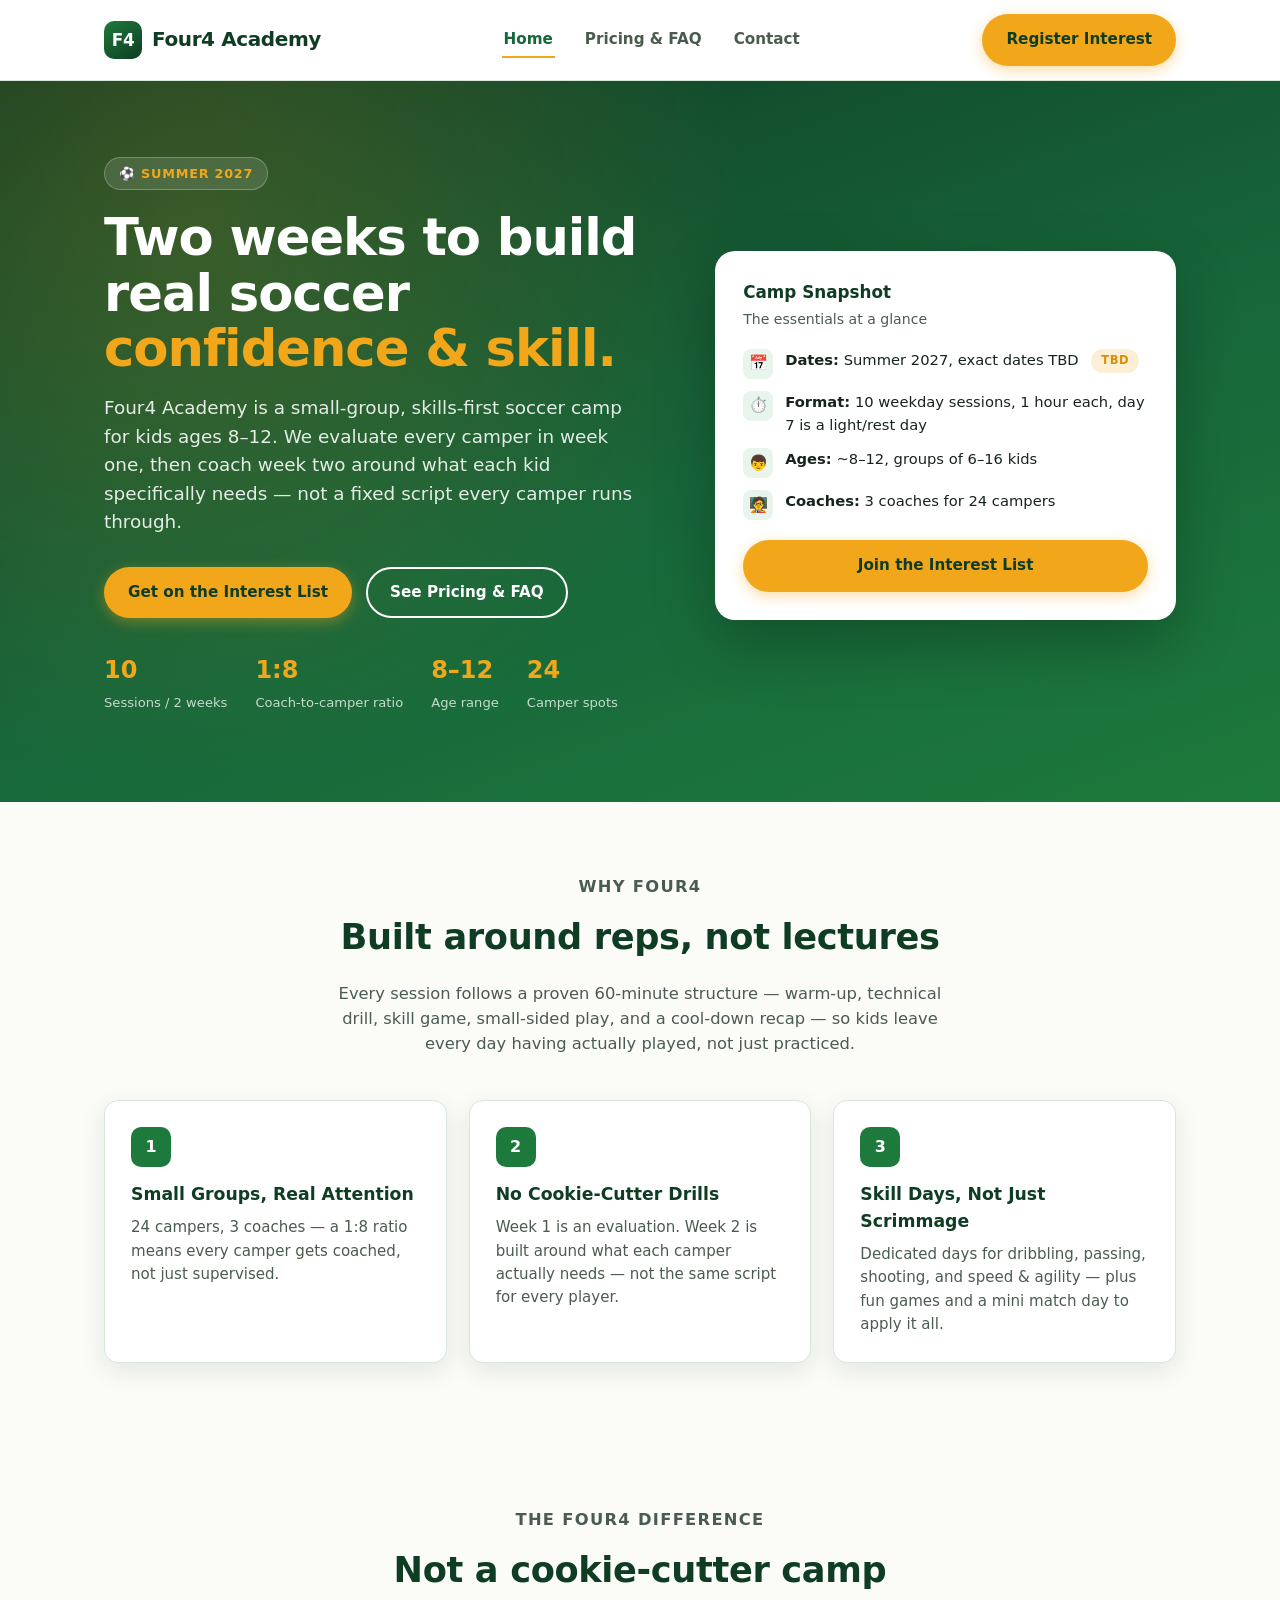
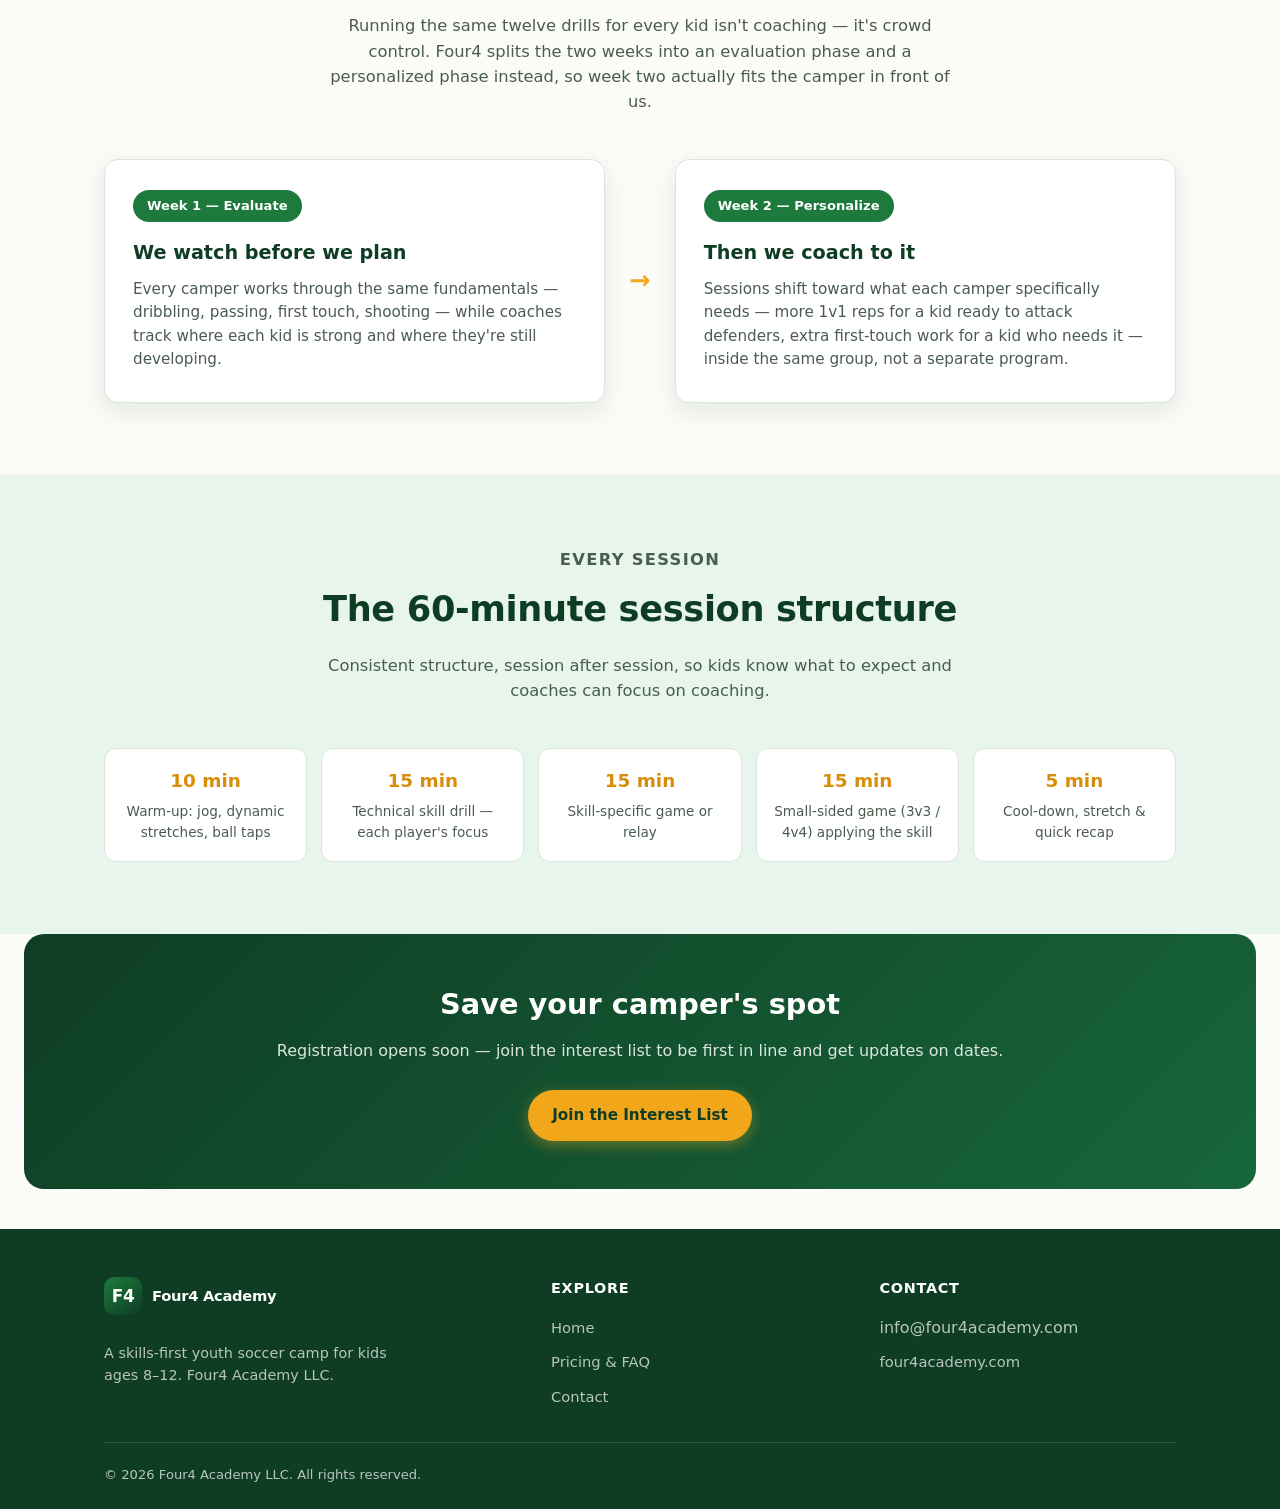
<file: index.html>
<!DOCTYPE html>
<html lang="en">
<head>
<meta charset="UTF-8">
<meta name="viewport" content="width=device-width, initial-scale=1.0">
<title>Four4 Academy — 2-Week Summer Soccer Camp</title>
<meta name="description" content="Four4 Academy is a 2-week youth soccer training camp for ages 8-12. Small groups, 1:8 coach ratio, skills-based curriculum.">
<link rel="stylesheet" href="css/style.css">
</head>
<body>

<header class="site-header">
  <div class="nav-wrap">
    <a href="index.html" class="brand">
      <span class="brand-mark">F4</span>
      Four4 Academy
    </a>
    <nav>
      <ul class="nav-links">
        <li><a href="index.html" aria-current="page">Home</a></li>
        <li><a href="pricing.html">Pricing &amp; FAQ</a></li>
        <li><a href="contact.html">Contact</a></li>
      </ul>
    </nav>
    <div class="nav-actions">
      <a href="contact.html" class="btn btn-primary">Register Interest</a>
      <button class="menu-toggle" aria-label="Toggle menu" aria-expanded="false">
        <span></span><span></span><span></span>
      </button>
    </div>
  </div>
</header>

<section class="hero">
  <div class="container">
    <div>
      <span class="eyebrow">⚽ Summer 2027</span>
      <h1>Two weeks to build real soccer <span>confidence &amp; skill.</span></h1>
      <p class="lead">Four4 Academy is a small-group, skills-first soccer camp for kids ages 8–12. We evaluate every camper in week one, then coach week two around what each kid specifically needs — not a fixed script every camper runs through.</p>
      <div class="hero-cta-row">
        <a href="contact.html" class="btn btn-primary">Get on the Interest List</a>
        <a href="pricing.html" class="btn btn-outline" style="border-color:#fff;color:#fff;">See Pricing &amp; FAQ</a>
      </div>
      <div class="hero-stats">
        <div class="hero-stat"><strong>10</strong><span>Sessions / 2 weeks</span></div>
        <div class="hero-stat"><strong>1:8</strong><span>Coach-to-camper ratio</span></div>
        <div class="hero-stat"><strong>8–12</strong><span>Age range</span></div>
        <div class="hero-stat"><strong>24</strong><span>Camper spots</span></div>
      </div>
    </div>

    <div class="hero-card">
      <h3>Camp Snapshot</h3>
      <p class="sub">The essentials at a glance</p>
      <ul class="fact-list">
        <li><span class="fact-ico">📅</span><div><strong>Dates:</strong> Summer 2027, exact dates TBD <span class="tbd-badge">TBD</span></div></li>
        <li><span class="fact-ico">⏱️</span><div><strong>Format:</strong> 10 weekday sessions, 1 hour each, day 7 is a light/rest day</div></li>
        <li><span class="fact-ico">👦</span><div><strong>Ages:</strong> ~8–12, groups of 6–16 kids</div></li>
        <li><span class="fact-ico">🧑‍🏫</span><div><strong>Coaches:</strong> 3 coaches for 24 campers</div></li>
      </ul>
      <a href="contact.html" class="btn btn-primary" style="width:100%;text-align:center;">Join the Interest List</a>
    </div>
  </div>
</section>

<section>
  <div class="container">
    <div class="section-head">
      <p class="kicker">Why Four4</p>
      <h2>Built around reps, not lectures</h2>
      <p>Every session follows a proven 60-minute structure — warm-up, technical drill, skill game, small-sided play, and a cool-down recap — so kids leave every day having actually played, not just practiced.</p>
    </div>
    <div class="grid-3">
      <div class="card">
        <div class="num">1</div>
        <h3>Small Groups, Real Attention</h3>
        <p>24 campers, 3 coaches — a 1:8 ratio means every camper gets coached, not just supervised.</p>
      </div>
      <div class="card">
        <div class="num">2</div>
        <h3>No Cookie-Cutter Drills</h3>
        <p>Week 1 is an evaluation. Week 2 is built around what each camper actually needs — not the same script for every player.</p>
      </div>
      <div class="card">
        <div class="num">3</div>
        <h3>Skill Days, Not Just Scrimmage</h3>
        <p>Dedicated days for dribbling, passing, shooting, and speed &amp; agility — plus fun games and a mini match day to apply it all.</p>
      </div>
    </div>
  </div>
</section>

<section>
  <div class="container">
    <div class="section-head">
      <p class="kicker">The Four4 Difference</p>
      <h2>Not a cookie-cutter camp</h2>
      <p>Running the same twelve drills for every kid isn't coaching — it's crowd control. Four4 splits the two weeks into an evaluation phase and a personalized phase instead, so week two actually fits the camper in front of us.</p>
    </div>
    <div class="process">
      <div class="process-step">
        <span class="week-label">Week 1 — Evaluate</span>
        <h3>We watch before we plan</h3>
        <p>Every camper works through the same fundamentals — dribbling, passing, first touch, shooting — while coaches track where each kid is strong and where they're still developing.</p>
      </div>
      <div class="process-arrow" aria-hidden="true">&rarr;</div>
      <div class="process-step">
        <span class="week-label">Week 2 — Personalize</span>
        <h3>Then we coach to it</h3>
        <p>Sessions shift toward what each camper specifically needs — more 1v1 reps for a kid ready to attack defenders, extra first-touch work for a kid who needs it — inside the same group, not a separate program.</p>
      </div>
    </div>
  </div>
</section>

<section class="alt-bg">
  <div class="container">
    <div class="section-head">
      <p class="kicker">Every Session</p>
      <h2>The 60-minute session structure</h2>
      <p>Consistent structure, session after session, so kids know what to expect and coaches can focus on coaching.</p>
    </div>
    <div class="timeline">
      <div class="timeline-step"><span class="mins">10 min</span><p>Warm-up: jog, dynamic stretches, ball taps</p></div>
      <div class="timeline-step"><span class="mins">15 min</span><p>Technical skill drill — each player's focus</p></div>
      <div class="timeline-step"><span class="mins">15 min</span><p>Skill-specific game or relay</p></div>
      <div class="timeline-step"><span class="mins">15 min</span><p>Small-sided game (3v3 / 4v4) applying the skill</p></div>
      <div class="timeline-step"><span class="mins">5 min</span><p>Cool-down, stretch &amp; quick recap</p></div>
    </div>
  </div>
</section>

<div class="cta-banner">
  <h2>Save your camper's spot</h2>
  <p>Registration opens soon — join the interest list to be first in line and get updates on dates.</p>
  <a href="contact.html" class="btn btn-primary">Join the Interest List</a>
</div>

<footer class="site-footer">
  <div class="container">
    <div class="footer-grid">
      <div class="footer-brand">
        <a href="index.html" class="brand" style="color:#fff;margin-bottom:12px;display:inline-flex;">
          <span class="brand-mark">F4</span>Four4 Academy
        </a>
        <p>A skills-first youth soccer camp for kids ages 8–12. Four4 Academy LLC.</p>
      </div>
      <div>
        <h4>Explore</h4>
        <ul>
          <li><a href="index.html">Home</a></li>
          <li><a href="pricing.html">Pricing &amp; FAQ</a></li>
          <li><a href="contact.html">Contact</a></li>
        </ul>
      </div>
      <div>
        <h4>Contact</h4>
        <ul>
          <li>info@four4academy.com</li>
          <li><a href="https://four4academy.com">four4academy.com</a></li>
        </ul>
      </div>
    </div>
    <div class="footer-bottom">
      <span>© 2026 Four4 Academy LLC. All rights reserved.</span>
    </div>
  </div>
</footer>

<script src="js/main.js"></script>
</body>
</html>
</file>
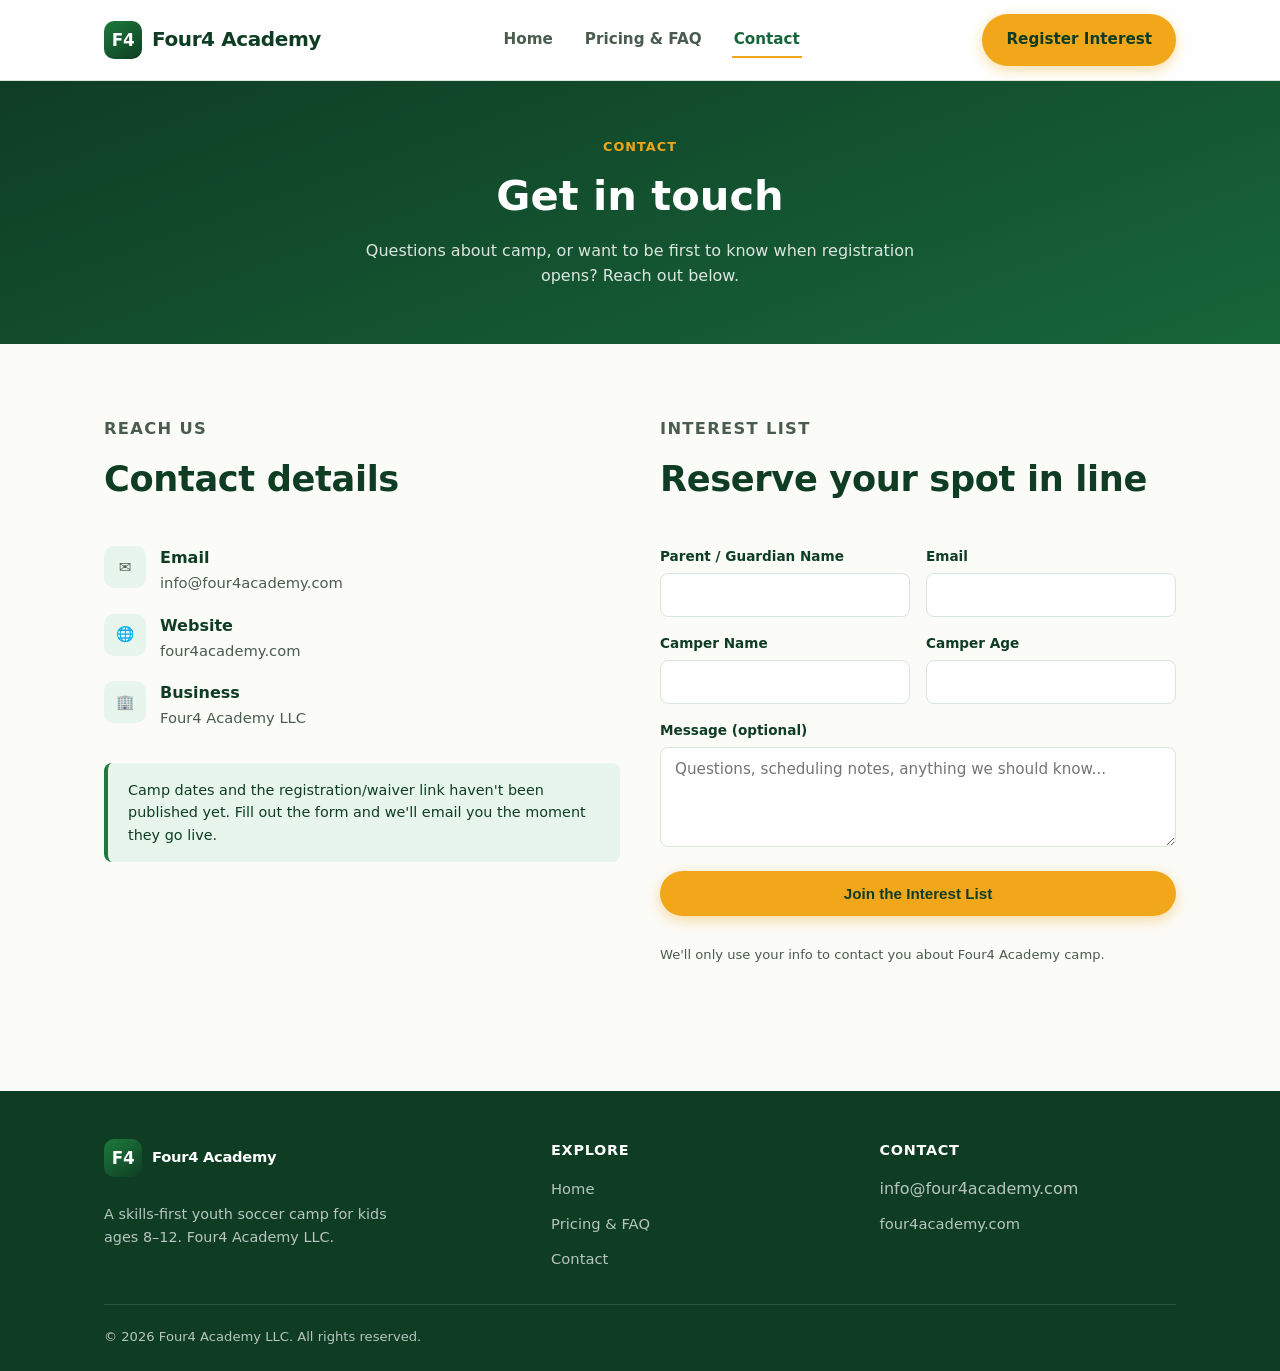
<file: contact.html>
<!DOCTYPE html>
<html lang="en">
<head>
<meta charset="UTF-8">
<meta name="viewport" content="width=device-width, initial-scale=1.0">
<title>Contact — Four4 Academy</title>
<meta name="description" content="Get in touch with Four4 Academy or join the interest list for our 2-week soccer camp.">
<link rel="stylesheet" href="css/style.css">
</head>
<body>

<header class="site-header">
  <div class="nav-wrap">
    <a href="index.html" class="brand">
      <span class="brand-mark">F4</span>
      Four4 Academy
    </a>
    <nav>
      <ul class="nav-links">
        <li><a href="index.html">Home</a></li>
        <li><a href="pricing.html">Pricing &amp; FAQ</a></li>
        <li><a href="contact.html" aria-current="page">Contact</a></li>
      </ul>
    </nav>
    <div class="nav-actions">
      <a href="contact.html" class="btn btn-primary">Register Interest</a>
      <button class="menu-toggle" aria-label="Toggle menu" aria-expanded="false">
        <span></span><span></span><span></span>
      </button>
    </div>
  </div>
</header>

<section class="page-hero">
  <div class="container">
    <p class="kicker">Contact</p>
    <h1>Get in touch</h1>
    <p>Questions about camp, or want to be first to know when registration opens? Reach out below.</p>
  </div>
</section>

<section>
  <div class="container">
    <div class="contact-grid">
      <div>
        <div class="section-head left">
          <p class="kicker">Reach Us</p>
          <h2>Contact details</h2>
        </div>
        <ul class="contact-info-list">
          <li>
            <span class="contact-ico">✉️</span>
            <div><strong>Email</strong><span>info@four4academy.com</span></div>
          </li>
          <li>
            <span class="contact-ico">🌐</span>
            <div><strong>Website</strong><span>four4academy.com</span></div>
          </li>
          <li>
            <span class="contact-ico">🏢</span>
            <div><strong>Business</strong><span>Four4 Academy LLC</span></div>
          </li>
        </ul>

        <div class="price-note mt-32">
          Camp dates and the registration/waiver link haven't been published yet. Fill out the form and we'll email you the moment they go live.
        </div>
      </div>

      <div>
        <div class="section-head left">
          <p class="kicker">Interest List</p>
          <h2>Reserve your spot in line</h2>
        </div>
        <form class="contact-form">
          <div class="form-row">
            <div>
              <label for="parent-name">Parent / Guardian Name</label>
              <input type="text" id="parent-name" name="Parent Name" required>
            </div>
            <div>
              <label for="parent-email">Email</label>
              <input type="email" id="parent-email" name="Email" required>
            </div>
          </div>
          <div class="form-row">
            <div>
              <label for="camper-name">Camper Name</label>
              <input type="text" id="camper-name" name="Camper Name">
            </div>
            <div>
              <label for="camper-age">Camper Age</label>
              <input type="number" id="camper-age" name="Camper Age" min="6" max="14">
            </div>
          </div>
          <div>
            <label for="message">Message (optional)</label>
            <textarea id="message" name="Message" placeholder="Questions, scheduling notes, anything we should know..."></textarea>
          </div>
          <button type="submit" class="btn btn-primary">Join the Interest List</button>
          <p class="form-note form-status">We'll only use your info to contact you about Four4 Academy camp.</p>
        </form>
      </div>
    </div>
  </div>
</section>

<footer class="site-footer">
  <div class="container">
    <div class="footer-grid">
      <div class="footer-brand">
        <a href="index.html" class="brand" style="color:#fff;margin-bottom:12px;display:inline-flex;">
          <span class="brand-mark">F4</span>Four4 Academy
        </a>
        <p>A skills-first youth soccer camp for kids ages 8–12. Four4 Academy LLC.</p>
      </div>
      <div>
        <h4>Explore</h4>
        <ul>
          <li><a href="index.html">Home</a></li>
          <li><a href="pricing.html">Pricing &amp; FAQ</a></li>
          <li><a href="contact.html">Contact</a></li>
        </ul>
      </div>
      <div>
        <h4>Contact</h4>
        <ul>
          <li>info@four4academy.com</li>
          <li><a href="https://four4academy.com">four4academy.com</a></li>
        </ul>
      </div>
    </div>
    <div class="footer-bottom">
      <span>© 2026 Four4 Academy LLC. All rights reserved.</span>
    </div>
  </div>
</footer>

<script src="js/main.js"></script>
</body>
</html>
</file>
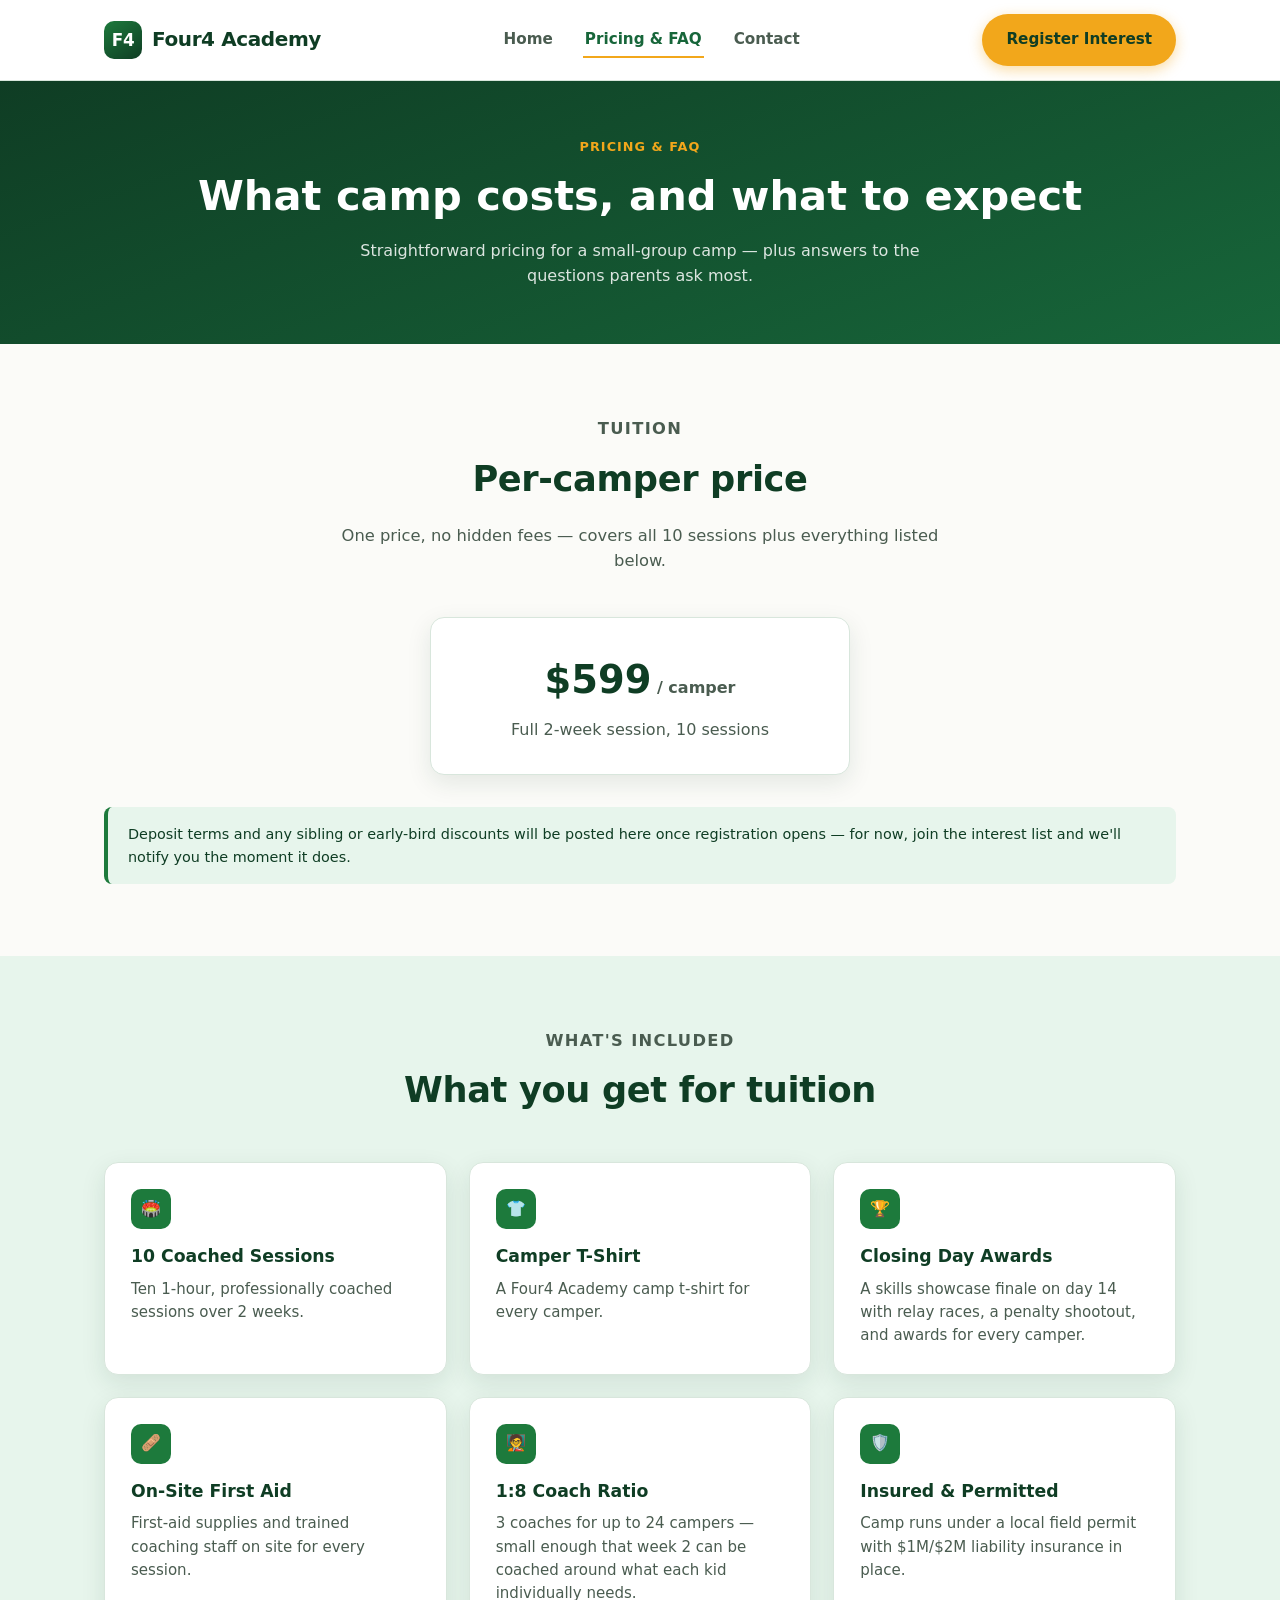
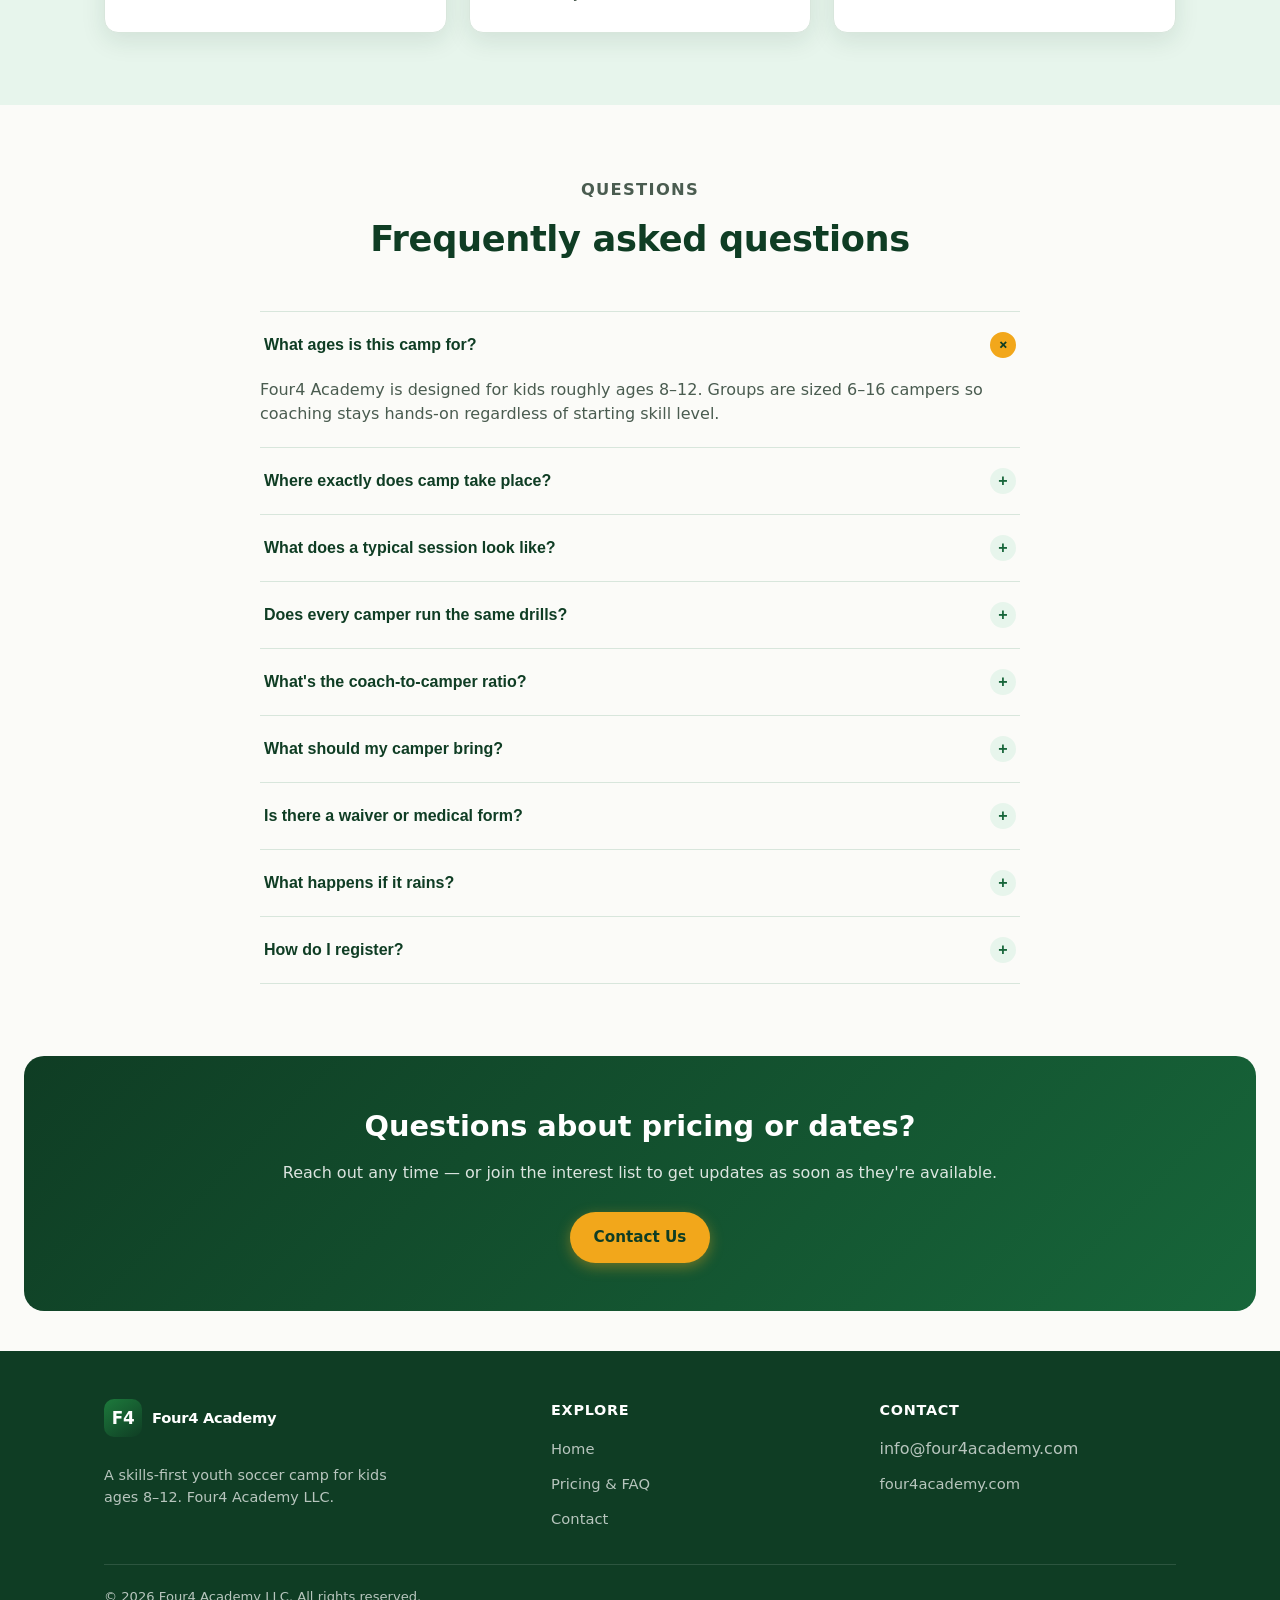
<file: pricing.html>
<!DOCTYPE html>
<html lang="en">
<head>
<meta charset="UTF-8">
<meta name="viewport" content="width=device-width, initial-scale=1.0">
<title>Pricing & FAQ — Four4 Academy</title>
<meta name="description" content="Pricing and frequently asked questions for the Four4 Academy 2-week soccer camp.">
<link rel="stylesheet" href="css/style.css">
</head>
<body>

<header class="site-header">
  <div class="nav-wrap">
    <a href="index.html" class="brand">
      <span class="brand-mark">F4</span>
      Four4 Academy
    </a>
    <nav>
      <ul class="nav-links">
        <li><a href="index.html">Home</a></li>
        <li><a href="pricing.html" aria-current="page">Pricing &amp; FAQ</a></li>
        <li><a href="contact.html">Contact</a></li>
      </ul>
    </nav>
    <div class="nav-actions">
      <a href="contact.html" class="btn btn-primary">Register Interest</a>
      <button class="menu-toggle" aria-label="Toggle menu" aria-expanded="false">
        <span></span><span></span><span></span>
      </button>
    </div>
  </div>
</header>

<section class="page-hero">
  <div class="container">
    <p class="kicker">Pricing &amp; FAQ</p>
    <h1>What camp costs, and what to expect</h1>
    <p>Straightforward pricing for a small-group camp — plus answers to the questions parents ask most.</p>
  </div>
</section>

<section>
  <div class="container">
    <div class="section-head">
      <p class="kicker">Tuition</p>
      <h2>Per-camper price</h2>
      <p>One price, no hidden fees — covers all 10 sessions plus everything listed below.</p>
    </div>

    <div class="price-card" style="max-width:420px;margin:0 auto;text-align:center;">
      <div class="amount">$599<small> / camper</small></div>
      <p style="color:var(--ink-soft);margin:8px 0 0;">Full 2-week session, 10 sessions</p>
    </div>

    <div class="price-note mt-32">
      Deposit terms and any sibling or early-bird discounts will be posted here once registration opens — for now, join the interest list and we'll notify you the moment it does.
    </div>
  </div>
</section>

<section class="alt-bg">
  <div class="container">
    <div class="section-head">
      <p class="kicker">What's Included</p>
      <h2>What you get for tuition</h2>
    </div>
    <div class="grid-3">
      <div class="card">
        <div class="num">🏟️</div>
        <h3>10 Coached Sessions</h3>
        <p>Ten 1-hour, professionally coached sessions over 2 weeks.</p>
      </div>
      <div class="card">
        <div class="num">👕</div>
        <h3>Camper T-Shirt</h3>
        <p>A Four4 Academy camp t-shirt for every camper.</p>
      </div>
      <div class="card">
        <div class="num">🏆</div>
        <h3>Closing Day Awards</h3>
        <p>A skills showcase finale on day 14 with relay races, a penalty shootout, and awards for every camper.</p>
      </div>
      <div class="card">
        <div class="num">🩹</div>
        <h3>On-Site First Aid</h3>
        <p>First-aid supplies and trained coaching staff on site for every session.</p>
      </div>
      <div class="card">
        <div class="num">🧑‍🏫</div>
        <h3>1:8 Coach Ratio</h3>
        <p>3 coaches for up to 24 campers — small enough that week 2 can be coached around what each kid individually needs.</p>
      </div>
      <div class="card">
        <div class="num">🛡️</div>
        <h3>Insured &amp; Permitted</h3>
        <p>Camp runs under a local field permit with $1M/$2M liability insurance in place.</p>
      </div>
    </div>
  </div>
</section>

<section>
  <div class="container">
    <div class="section-head">
      <p class="kicker">Questions</p>
      <h2>Frequently asked questions</h2>
    </div>

    <div class="faq-list" style="max-width:760px;margin:0 auto;">
      <div class="faq-item open">
        <button class="faq-q">What ages is this camp for?<span class="plus">+</span></button>
        <div class="faq-a"><p>Four4 Academy is designed for kids roughly ages 8–12. Groups are sized 6–16 campers so coaching stays hands-on regardless of starting skill level.</p></div>
      </div>
      <div class="faq-item">
        <button class="faq-q">Where exactly does camp take place?<span class="plus">+</span></button>
        <div class="faq-a"><p>We're still finalizing the exact camp location. It'll be posted here and emailed to registered families well ahead of camp.</p></div>
      </div>
      <div class="faq-item">
        <button class="faq-q">What does a typical session look like?<span class="plus">+</span></button>
        <div class="faq-a"><p>Every 60-minute session follows the same structure: a 10-minute warm-up, a 15-minute technical skill drill, a 15-minute skill game or relay, a 15-minute small-sided game (3v3/4v4), and a 5-minute cool-down and recap.</p></div>
      </div>
      <div class="faq-item">
        <button class="faq-q">Does every camper run the same drills?<span class="plus">+</span></button>
        <div class="faq-a"><p>No. Week 1 is an evaluation — every camper works through the same fundamentals while coaches track where each kid is strong and where they're still developing. Week 2 shifts around what that specific camper needs: more 1v1 reps for a kid ready to attack defenders, extra first-touch work for a kid who needs it. It's still one group on the field — the coaching inside each drill is what's individualized, not a separate program per kid.</p></div>
      </div>
      <div class="faq-item">
        <button class="faq-q">What's the coach-to-camper ratio?<span class="plus">+</span></button>
        <div class="faq-a"><p>Camp is planned around 24 campers total with 3 coaches on the field — a 1:8 ratio throughout every session.</p></div>
      </div>
      <div class="faq-item">
        <button class="faq-q">What should my camper bring?<span class="plus">+</span></button>
        <div class="faq-a"><p>A full packing list (cleats, shin guards, water bottle, sunscreen, etc.) will be sent to registered families before camp. At minimum, plan on athletic clothes, sneakers or cleats, and a labeled water bottle.</p></div>
      </div>
      <div class="faq-item">
        <button class="faq-q">Is there a waiver or medical form?<span class="plus">+</span></button>
        <div class="faq-a"><p>Yes — a liability waiver and basic medical/emergency contact form are required for every camper before their first session. These will be part of the registration flow once it opens.</p></div>
      </div>
      <div class="faq-item">
        <button class="faq-q">What happens if it rains?<span class="plus">+</span></button>
        <div class="faq-a"><p>Our weather and emergency plan will be shared with registered families ahead of camp, covering rescheduled sessions and on-site safety procedures.</p></div>
      </div>
      <div class="faq-item">
        <button class="faq-q">How do I register?<span class="plus">+</span></button>
        <div class="faq-a"><p>Registration isn't open yet. Join the interest list on our <a href="contact.html">Contact</a> page and we'll email you as soon as dates and the registration link are live.</p></div>
      </div>
    </div>
  </div>
</section>

<div class="cta-banner">
  <h2>Questions about pricing or dates?</h2>
  <p>Reach out any time — or join the interest list to get updates as soon as they're available.</p>
  <a href="contact.html" class="btn btn-primary">Contact Us</a>
</div>

<footer class="site-footer">
  <div class="container">
    <div class="footer-grid">
      <div class="footer-brand">
        <a href="index.html" class="brand" style="color:#fff;margin-bottom:12px;display:inline-flex;">
          <span class="brand-mark">F4</span>Four4 Academy
        </a>
        <p>A skills-first youth soccer camp for kids ages 8–12. Four4 Academy LLC.</p>
      </div>
      <div>
        <h4>Explore</h4>
        <ul>
          <li><a href="index.html">Home</a></li>
          <li><a href="pricing.html">Pricing &amp; FAQ</a></li>
          <li><a href="contact.html">Contact</a></li>
        </ul>
      </div>
      <div>
        <h4>Contact</h4>
        <ul>
          <li>info@four4academy.com</li>
          <li><a href="https://four4academy.com">four4academy.com</a></li>
        </ul>
      </div>
    </div>
    <div class="footer-bottom">
      <span>© 2026 Four4 Academy LLC. All rights reserved.</span>
    </div>
  </div>
</footer>

<script src="js/main.js"></script>
</body>
</html>
</file>
<file: css/style.css>
:root {
  --green-900: #0f3d24;
  --green-700: #17663a;
  --green-600: #1d7a3c;
  --green-500: #2c9a4f;
  --green-100: #e7f5ec;
  --gold-500: #f2a71b;
  --gold-600: #d98e0a;
  --ink: #16241c;
  --ink-soft: #4a5c50;
  --paper: #fbfbf8;
  --white: #ffffff;
  --border: #d8e6dc;
  --shadow: 0 8px 24px rgba(15, 61, 36, 0.10);
  --radius: 14px;
  --max-width: 1120px;
}

* { box-sizing: border-box; }

html { scroll-behavior: smooth; }

body {
  margin: 0;
  font-family: "Segoe UI", system-ui, -apple-system, "Helvetica Neue", Arial, sans-serif;
  color: var(--ink);
  background: var(--paper);
  line-height: 1.55;
}

img { max-width: 100%; display: block; }

a { color: inherit; }

.container {
  max-width: var(--max-width);
  margin: 0 auto;
  padding: 0 24px;
}

/* ---------- Header ---------- */
.site-header {
  position: sticky;
  top: 0;
  z-index: 50;
  background: var(--white);
  border-bottom: 1px solid var(--border);
}

.nav-wrap {
  display: flex;
  align-items: center;
  justify-content: space-between;
  padding: 14px 24px;
  max-width: var(--max-width);
  margin: 0 auto;
}

.brand {
  display: flex;
  align-items: center;
  gap: 10px;
  font-weight: 800;
  font-size: 1.25rem;
  text-decoration: none;
  color: var(--green-900);
  letter-spacing: -0.02em;
}

.brand-mark {
  width: 38px;
  height: 38px;
  border-radius: 10px;
  background: linear-gradient(145deg, var(--green-600), var(--green-900));
  display: flex;
  align-items: center;
  justify-content: center;
  color: var(--white);
  font-weight: 900;
  font-size: 1.05rem;
  flex-shrink: 0;
}

.nav-links {
  display: flex;
  gap: 28px;
  list-style: none;
  margin: 0;
  padding: 0;
}

.nav-links a {
  text-decoration: none;
  font-weight: 600;
  font-size: 0.95rem;
  color: var(--ink-soft);
  padding: 8px 2px;
  border-bottom: 2px solid transparent;
  transition: color 0.15s, border-color 0.15s;
}

.nav-links a:hover,
.nav-links a[aria-current="page"] {
  color: var(--green-700);
  border-color: var(--gold-500);
}

.nav-cta {
  display: none;
}

.nav-actions {
  display: flex;
  align-items: center;
  gap: 18px;
}

.btn {
  display: inline-block;
  font-weight: 700;
  font-size: 0.95rem;
  text-decoration: none;
  padding: 12px 22px;
  border-radius: 999px;
  border: 2px solid transparent;
  cursor: pointer;
  transition: transform 0.12s ease, box-shadow 0.12s ease, background 0.15s;
}

.btn:active { transform: translateY(1px); }

.btn-primary {
  background: var(--gold-500);
  color: var(--green-900);
  box-shadow: 0 4px 14px rgba(242, 167, 27, 0.4);
}
.btn-primary:hover { background: var(--gold-600); }

.btn-outline {
  background: transparent;
  border-color: var(--green-600);
  color: var(--green-700);
}
.btn-outline:hover { background: var(--green-100); }

.btn-light {
  background: var(--white);
  color: var(--green-800, var(--green-700));
}

.menu-toggle {
  display: none;
  flex-direction: column;
  gap: 5px;
  background: none;
  border: none;
  cursor: pointer;
  padding: 6px;
}
.menu-toggle span {
  width: 24px;
  height: 2.5px;
  background: var(--green-900);
  border-radius: 2px;
}

/* ---------- Hero ---------- */
.hero {
  background:
    radial-gradient(circle at 15% 20%, rgba(242,167,27,0.18), transparent 45%),
    linear-gradient(160deg, var(--green-900) 0%, var(--green-700) 55%, var(--green-600) 100%);
  color: var(--white);
  padding: 76px 0 88px;
  position: relative;
  overflow: hidden;
}

.hero .container {
  display: grid;
  grid-template-columns: 1.1fr 0.9fr;
  gap: 48px;
  align-items: center;
}

.eyebrow {
  display: inline-flex;
  align-items: center;
  gap: 8px;
  background: rgba(255,255,255,0.12);
  border: 1px solid rgba(255,255,255,0.25);
  color: var(--gold-500);
  font-weight: 700;
  font-size: 0.8rem;
  letter-spacing: 0.06em;
  text-transform: uppercase;
  padding: 6px 14px;
  border-radius: 999px;
  margin-bottom: 20px;
}

.hero h1 {
  font-size: clamp(2.1rem, 4vw, 3.2rem);
  line-height: 1.08;
  margin: 0 0 18px;
  letter-spacing: -0.02em;
}

.hero h1 span { color: var(--gold-500); }

.hero p.lead {
  font-size: 1.15rem;
  color: rgba(255,255,255,0.88);
  max-width: 46ch;
  margin: 0 0 30px;
}

.hero-cta-row {
  display: flex;
  gap: 14px;
  flex-wrap: wrap;
  margin-bottom: 34px;
}

.hero-stats {
  display: flex;
  gap: 28px;
  flex-wrap: wrap;
}

.hero-stat strong {
  display: block;
  font-size: 1.5rem;
  color: var(--gold-500);
}
.hero-stat span {
  font-size: 0.82rem;
  color: rgba(255,255,255,0.75);
}

.hero-card {
  background: var(--white);
  border-radius: 20px;
  padding: 28px;
  color: var(--ink);
  box-shadow: 0 24px 60px rgba(0,0,0,0.25);
}

.hero-card h3 {
  margin: 0 0 4px;
  font-size: 1.05rem;
  color: var(--green-900);
}
.hero-card p.sub {
  margin: 0 0 18px;
  color: var(--ink-soft);
  font-size: 0.88rem;
}

.fact-list {
  list-style: none;
  margin: 0 0 20px;
  padding: 0;
  display: grid;
  gap: 12px;
}
.fact-list li {
  display: flex;
  gap: 12px;
  align-items: flex-start;
  font-size: 0.92rem;
}
.fact-ico {
  flex-shrink: 0;
  width: 30px;
  height: 30px;
  border-radius: 8px;
  background: var(--green-100);
  color: var(--green-700);
  display: flex;
  align-items: center;
  justify-content: center;
  font-size: 0.95rem;
}

/* ---------- Sections ---------- */
section { padding: 72px 0; }

.section-head {
  max-width: 640px;
  margin: 0 auto 44px;
  text-align: center;
}

.section-head.left {
  margin: 0 0 40px;
  text-align: left;
}

.kicker {
  color: var(--gold-600);
  font-weight: 800;
  font-size: 0.8rem;
  letter-spacing: 0.08em;
  text-transform: uppercase;
  margin: 0 0 10px;
}

.section-head h2 {
  font-size: clamp(1.6rem, 3vw, 2.2rem);
  margin: 0 0 14px;
  color: var(--green-900);
  letter-spacing: -0.01em;
}

.section-head p {
  color: var(--ink-soft);
  font-size: 1.02rem;
}

.alt-bg { background: var(--green-100); }

/* grid of cards */
.grid-3 {
  display: grid;
  grid-template-columns: repeat(3, 1fr);
  gap: 22px;
}
.grid-2 {
  display: grid;
  grid-template-columns: repeat(2, 1fr);
  gap: 22px;
}

.card {
  background: var(--white);
  border: 1px solid var(--border);
  border-radius: var(--radius);
  padding: 26px;
  box-shadow: var(--shadow);
}

.card .num {
  display: inline-flex;
  align-items: center;
  justify-content: center;
  width: 40px;
  height: 40px;
  border-radius: 10px;
  background: var(--green-600);
  color: var(--white);
  font-weight: 800;
  margin-bottom: 14px;
}

.card h3 { margin: 0 0 8px; font-size: 1.08rem; color: var(--green-900); }
.card p { margin: 0; color: var(--ink-soft); font-size: 0.94rem; }

/* Evaluate / personalize process */
.process {
  display: grid;
  grid-template-columns: 1fr auto 1fr;
  gap: 24px;
  align-items: stretch;
}

.process-step {
  background: var(--white);
  border: 1px solid var(--border);
  border-radius: var(--radius);
  padding: 30px 28px;
  box-shadow: var(--shadow);
}

.process-step .week-label { margin-bottom: 16px; }

.process-step h3 {
  margin: 0 0 10px;
  font-size: 1.2rem;
  color: var(--green-900);
}

.process-step p {
  margin: 0;
  color: var(--ink-soft);
  font-size: 0.95rem;
}

.process-arrow {
  display: flex;
  align-items: center;
  justify-content: center;
  color: var(--gold-500);
  font-size: 1.6rem;
  font-weight: 800;
}

@media (max-width: 760px) {
  .process { grid-template-columns: 1fr; }
  .process-arrow { transform: rotate(90deg); padding: 4px 0; }
}

/* Session timeline */
.timeline {
  display: grid;
  grid-template-columns: repeat(5, 1fr);
  gap: 14px;
}
.timeline-step {
  background: var(--white);
  border: 1px solid var(--border);
  border-radius: 12px;
  padding: 18px 14px;
  text-align: center;
}
.timeline-step .mins {
  font-weight: 800;
  color: var(--gold-600);
  font-size: 1.15rem;
  display: block;
  margin-bottom: 6px;
}
.timeline-step p {
  margin: 0;
  font-size: 0.85rem;
  color: var(--ink-soft);
}

/* Program tables */
.week-block { margin-bottom: 48px; }
.week-block:last-child { margin-bottom: 0; }

.week-label {
  display: inline-block;
  background: var(--green-600);
  color: var(--white);
  font-weight: 700;
  font-size: 0.82rem;
  padding: 6px 14px;
  border-radius: 999px;
  margin-bottom: 16px;
}

.day-table {
  width: 100%;
  border-collapse: collapse;
  background: var(--white);
  border-radius: var(--radius);
  overflow: hidden;
  box-shadow: var(--shadow);
}

.day-table th,
.day-table td {
  text-align: left;
  padding: 14px 18px;
  border-bottom: 1px solid var(--border);
  font-size: 0.92rem;
}

.day-table th {
  background: var(--green-900);
  color: var(--white);
  font-weight: 700;
  font-size: 0.8rem;
  text-transform: uppercase;
  letter-spacing: 0.04em;
}

.day-table td.day-num {
  font-weight: 800;
  color: var(--green-700);
  width: 50px;
}

.day-table tr:last-child td { border-bottom: none; }
.day-table tr.rest-row td { color: var(--ink-soft); font-style: italic; }
.day-table tr:nth-child(even) td { background: rgba(23,102,58,0.03); }

/* Pricing */
.price-card {
  background: var(--white);
  border: 1px solid var(--border);
  border-radius: var(--radius);
  padding: 32px;
  box-shadow: var(--shadow);
}
.price-card .amount {
  font-size: 2.4rem;
  font-weight: 800;
  color: var(--green-900);
}
.price-card .amount small {
  font-size: 1rem;
  font-weight: 600;
  color: var(--ink-soft);
}
.price-note {
  background: var(--green-100);
  border-left: 4px solid var(--green-600);
  padding: 16px 20px;
  border-radius: 8px;
  font-size: 0.9rem;
  color: var(--green-900);
}

.tbd-badge {
  display: inline-block;
  background: rgba(242,167,27,0.18);
  color: var(--gold-600);
  font-weight: 700;
  font-size: 0.72rem;
  text-transform: uppercase;
  letter-spacing: 0.04em;
  padding: 3px 10px;
  border-radius: 999px;
  margin-left: 8px;
  vertical-align: middle;
}

/* FAQ accordion */
.faq-item {
  border-bottom: 1px solid var(--border);
}
.faq-item:first-child { border-top: 1px solid var(--border); }

.faq-q {
  width: 100%;
  text-align: left;
  background: none;
  border: none;
  padding: 20px 4px;
  font-size: 1rem;
  font-weight: 700;
  color: var(--green-900);
  cursor: pointer;
  display: flex;
  justify-content: space-between;
  align-items: center;
  gap: 16px;
}

.faq-q .plus {
  flex-shrink: 0;
  width: 26px;
  height: 26px;
  border-radius: 50%;
  background: var(--green-100);
  color: var(--green-700);
  display: flex;
  align-items: center;
  justify-content: center;
  font-weight: 800;
  transition: transform 0.2s;
}

.faq-item.open .faq-q .plus { transform: rotate(45deg); background: var(--gold-500); color: var(--green-900); }

.faq-a {
  max-height: 0;
  overflow: hidden;
  transition: max-height 0.25s ease;
}
.faq-a p {
  margin: 0 0 20px;
  color: var(--ink-soft);
  padding-right: 30px;
}
.faq-item.open .faq-a { max-height: 300px; }

/* Location / venue */
.venue-list {
  list-style: none;
  padding: 0;
  margin: 0;
  display: grid;
  grid-template-columns: repeat(2, 1fr);
  gap: 12px;
}
.venue-list li {
  background: var(--white);
  border: 1px solid var(--border);
  border-radius: 10px;
  padding: 12px 16px;
  font-weight: 600;
  font-size: 0.92rem;
  color: var(--green-900);
  display: flex;
  align-items: center;
  gap: 10px;
}
.venue-list li::before {
  content: "";
  width: 8px;
  height: 8px;
  border-radius: 50%;
  background: var(--gold-500);
  flex-shrink: 0;
}

/* Contact */
.contact-grid {
  display: grid;
  grid-template-columns: 1fr 1fr;
  gap: 40px;
}

.contact-info-list {
  list-style: none;
  margin: 0;
  padding: 0;
  display: grid;
  gap: 18px;
}
.contact-info-list li {
  display: flex;
  gap: 14px;
}
.contact-ico {
  width: 42px;
  height: 42px;
  border-radius: 10px;
  background: var(--green-100);
  color: var(--green-700);
  display: flex;
  align-items: center;
  justify-content: center;
  flex-shrink: 0;
  font-size: 1.1rem;
}
.contact-info-list strong { display: block; color: var(--green-900); }
.contact-info-list span { color: var(--ink-soft); font-size: 0.92rem; }

form.contact-form {
  display: grid;
  gap: 16px;
}
.form-row {
  display: grid;
  grid-template-columns: 1fr 1fr;
  gap: 16px;
}
.contact-form label {
  display: block;
  font-weight: 700;
  font-size: 0.85rem;
  color: var(--green-900);
  margin-bottom: 6px;
}
.contact-form input,
.contact-form select,
.contact-form textarea {
  width: 100%;
  padding: 12px 14px;
  border-radius: 8px;
  border: 1px solid var(--border);
  font-family: inherit;
  font-size: 0.95rem;
  background: var(--white);
  color: var(--ink);
}
.contact-form textarea { resize: vertical; min-height: 100px; }
.contact-form input:focus,
.contact-form select:focus,
.contact-form textarea:focus {
  outline: none;
  border-color: var(--green-600);
  box-shadow: 0 0 0 3px rgba(23,102,58,0.15);
}

.form-note {
  font-size: 0.82rem;
  color: var(--ink-soft);
}

/* CTA banner */
.cta-banner {
  background: linear-gradient(135deg, var(--green-900), var(--green-700));
  color: var(--white);
  border-radius: 20px;
  padding: 48px;
  text-align: center;
  margin: 0 24px;
}
.cta-banner h2 { margin: 0 0 12px; font-size: 1.8rem; }
.cta-banner p { color: rgba(255,255,255,0.85); margin: 0 0 26px; }

/* Footer */
.site-footer {
  background: var(--green-900);
  color: rgba(255,255,255,0.7);
  padding: 48px 0 24px;
  margin-top: 40px;
}
.footer-grid {
  display: grid;
  grid-template-columns: 1.4fr 1fr 1fr;
  gap: 32px;
  padding-bottom: 32px;
  border-bottom: 1px solid rgba(255,255,255,0.12);
}
.footer-grid h4 {
  color: var(--white);
  font-size: 0.9rem;
  text-transform: uppercase;
  letter-spacing: 0.05em;
  margin: 0 0 16px;
}
.footer-grid ul { list-style: none; margin: 0; padding: 0; display: grid; gap: 10px; }
.footer-grid a { text-decoration: none; color: rgba(255,255,255,0.7); font-size: 0.92rem; }
.footer-grid a:hover { color: var(--gold-500); }
.footer-brand p { max-width: 32ch; font-size: 0.9rem; }
.footer-bottom {
  padding-top: 22px;
  display: flex;
  justify-content: space-between;
  flex-wrap: wrap;
  gap: 10px;
  font-size: 0.82rem;
}

/* Utility */
.text-center { text-align: center; }
.mt-32 { margin-top: 32px; }

/* Page hero (inner pages) */
.page-hero {
  background: linear-gradient(160deg, var(--green-900), var(--green-700));
  color: var(--white);
  padding: 56px 0;
  text-align: center;
}
.page-hero .kicker { color: var(--gold-500); }
.page-hero h1 { margin: 8px 0 10px; font-size: clamp(1.8rem, 3.5vw, 2.6rem); }
.page-hero p { color: rgba(255,255,255,0.85); max-width: 56ch; margin: 0 auto; }

/* Responsive */
@media (max-width: 900px) {
  .hero .container { grid-template-columns: 1fr; }
  .grid-3 { grid-template-columns: 1fr 1fr; }
  .contact-grid { grid-template-columns: 1fr; }
  .footer-grid { grid-template-columns: 1fr; }
  .timeline { grid-template-columns: repeat(3, 1fr); }
  .venue-list { grid-template-columns: 1fr; }
}

@media (max-width: 680px) {
  .nav-links { display: none; }
  .menu-toggle { display: flex; }
  .grid-3, .grid-2 { grid-template-columns: 1fr; }
  .timeline { grid-template-columns: repeat(2, 1fr); }
  .form-row { grid-template-columns: 1fr; }
  .day-table { font-size: 0.85rem; }
  .day-table th, .day-table td { padding: 10px 12px; }
  .cta-banner { padding: 32px 22px; margin: 0 16px; }

  .nav-wrap.open .nav-links {
    display: flex;
    flex-direction: column;
    position: absolute;
    top: 68px;
    left: 0;
    right: 0;
    background: var(--white);
    padding: 20px 24px;
    gap: 16px;
    box-shadow: var(--shadow);
    border-bottom: 1px solid var(--border);
  }
}
</file>
